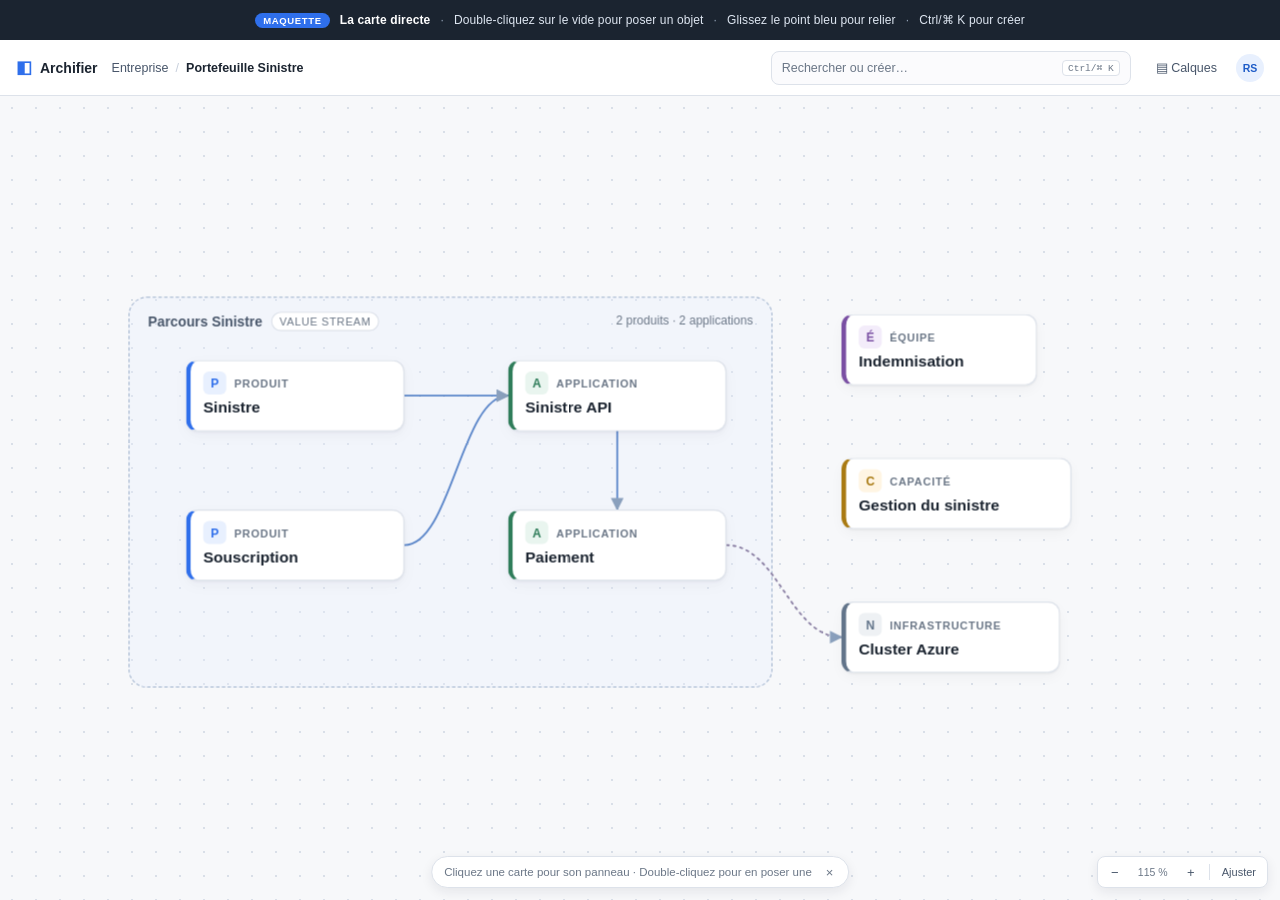
<file: docs/proposition-maquette.html>
<!doctype html>
<html lang="fr">
<head>
<meta charset="utf-8">
<meta name="viewport" content="width=device-width, initial-scale=1">
<title>Archifier — proposition : la carte directe</title>
<style>
  :root {
    --bg: #f5f6f8;
    --surface: #ffffff;
    --surface-2: #fbfbfd;
    --ink: #1b2430;
    --ink-soft: #48566a;
    --muted: #6b7787;
    --line: #dde2ea;
    --line-strong: #c6cedb;
    --accent: #2f6feb;
    --accent-soft: #e8f0fe;
    --ok: #17724b;
    --warn: #9a5b00;
    --warn-soft: #fdf1dc;
    --radius: 10px;
    --font: -apple-system, BlinkMacSystemFont, "Segoe UI", Roboto, "Helvetica Neue", Arial, sans-serif;
    --mono: "SF Mono", "Cascadia Mono", Consolas, "Liberation Mono", monospace;
  }

  * { box-sizing: border-box; }
  html, body { height: 100%; }
  body {
    margin: 0;
    font-family: var(--font);
    color: var(--ink);
    background: var(--bg);
    overflow: hidden;
    -webkit-font-smoothing: antialiased;
  }

  /* Bandeau hors produit : il explique la maquette, il ne fait pas partie de l'écran. */
  .demo-bar {
    height: 40px;
    display: flex;
    align-items: center;
    justify-content: center;
    gap: 10px;
    padding: 0 14px;
    background: var(--ink);
    color: #dfe7f2;
    font-size: 12px;
    letter-spacing: 0.01em;
    white-space: nowrap;
    overflow: hidden;
  }
  .demo-bar .badge {
    padding: 2px 8px;
    border-radius: 999px;
    background: var(--accent);
    color: #fff;
    font-size: 9.5px;
    font-weight: 700;
    letter-spacing: 0.07em;
    text-transform: uppercase;
  }
  .demo-bar b { color: #fff; font-weight: 600; }
  .demo-bar .dim { color: #93a2b6; }

  .app {
    height: calc(100vh - 40px);
    display: flex;
    flex-direction: column;
  }

  /* ------------------------------------------------------------ barre unique */
  .topbar {
    position: relative;
    z-index: 20;
    flex: 0 0 56px;
    height: 56px;
    display: flex;
    align-items: center;
    gap: 14px;
    padding: 0 16px;
    background: var(--surface);
    border-bottom: 1px solid var(--line);
  }
  .brand {
    display: flex;
    align-items: center;
    gap: 8px;
    color: var(--ink);
    text-decoration: none;
    font-size: 14px;
    font-weight: 600;
    white-space: nowrap;
  }
  .brand-mark { color: var(--accent); font-size: 17px; }
  .crumbs {
    display: flex;
    align-items: center;
    gap: 7px;
    min-width: 0;
    font-size: 12.5px;
    color: var(--muted);
  }
  .crumbs a { color: var(--ink-soft); text-decoration: none; }
  .crumbs a:hover { color: var(--accent); }
  .crumbs .sep { color: var(--line-strong); }
  .crumbs .current {
    color: var(--ink);
    font-weight: 600;
    max-width: 280px;
    overflow: hidden;
    text-overflow: ellipsis;
    white-space: nowrap;
  }
  .search {
    margin-left: auto;
    width: min(360px, 34vw);
    height: 34px;
    display: flex;
    align-items: center;
    gap: 10px;
    padding: 0 10px;
    border: 1px solid var(--line);
    border-radius: 8px;
    background: var(--surface-2);
    color: var(--muted);
    font: inherit;
    font-size: 12.5px;
    cursor: text;
  }
  .search:hover { border-color: var(--line-strong); background: var(--surface); }
  .search span { flex: 1; text-align: left; }
  .search kbd {
    padding: 1px 5px;
    border: 1px solid var(--line);
    border-radius: 4px;
    background: var(--surface);
    color: var(--muted);
    font-family: var(--mono);
    font-size: 9.5px;
  }
  .top-actions { display: flex; align-items: center; gap: 8px; }
  .ghost-btn {
    height: 32px;
    padding: 0 10px;
    display: inline-flex;
    align-items: center;
    gap: 6px;
    border: 1px solid transparent;
    border-radius: 7px;
    background: transparent;
    color: var(--ink-soft);
    font: inherit;
    font-size: 12.5px;
    cursor: pointer;
  }
  .ghost-btn:hover { background: var(--surface-2); border-color: var(--line); }
  .ghost-btn[aria-expanded="true"] { background: var(--accent-soft); color: #1d5bc7; }
  .avatar {
    width: 28px;
    height: 28px;
    display: grid;
    place-items: center;
    border-radius: 50%;
    background: var(--accent-soft);
    color: #1d5bc7;
    font-size: 10.5px;
    font-weight: 700;
  }

  /* --------------------------------------------------------------- le canevas */
  .stage {
    position: relative;
    flex: 1;
    overflow: hidden;
    background-color: #f7f8fa;
    background-image: radial-gradient(circle, #d9dfe8 1px, transparent 1px);
    background-size: 24px 24px;
    touch-action: none;
  }
  .world {
    position: absolute;
    left: 0;
    top: 0;
    width: 1200px;
    height: 800px;
    transform-origin: 0 0;
    will-change: transform;
  }

  .district {
    position: absolute;
    z-index: 0;
    border: 1.5px dashed #9fb2cc;
    border-radius: 16px;
    background: rgba(232, 240, 254, 0.32);
    pointer-events: none;
  }
  .district-label {
    position: absolute;
    left: 16px;
    top: 12px;
    display: flex;
    align-items: center;
    gap: 8px;
    font-size: 12px;
    font-weight: 600;
    color: var(--ink-soft);
  }
  .district-label span {
    padding: 2px 6px;
    border: 1px solid var(--line);
    border-radius: 999px;
    background: var(--surface);
    color: var(--muted);
    font-size: 9.5px;
    font-weight: 500;
    letter-spacing: 0.06em;
    text-transform: uppercase;
  }
  .district-count {
    position: absolute;
    right: 16px;
    top: 13px;
    font-size: 10.5px;
    color: var(--muted);
  }

  .edges {
    position: absolute;
    inset: 0;
    width: 1200px;
    height: 800px;
    overflow: visible;
    z-index: 1;
    pointer-events: none;
  }
  .edge-line {
    fill: none;
    stroke: #8aa0bd;
    stroke-width: 1.6;
    stroke-linecap: round;
  }
  .edge.interface .edge-line { stroke: #5b86c9; }
  .edge.ownership .edge-line { stroke: #a98a3d; stroke-dasharray: 5 4; }
  .edge.deployment .edge-line { stroke: #8a7fa3; stroke-dasharray: 2 4; }
  .edge.draft .edge-line { stroke: var(--accent); stroke-dasharray: 6 4; }
  .edge-hit {
    fill: none;
    stroke: transparent;
    stroke-width: 16;
    pointer-events: stroke;
    cursor: pointer;
  }
  .edge-label {
    font-family: var(--font);
    font-size: 10.5px;
    fill: var(--ink-soft);
    text-anchor: middle;
    paint-order: stroke;
    stroke: #f7f8fa;
    stroke-width: 4;
    stroke-linejoin: round;
    opacity: 0;
    transition: opacity 120ms;
    pointer-events: none;
  }
  .edge:hover .edge-label,
  .edge.selected .edge-label,
  .edge.draft .edge-label,
  .show-interfaces .edge-label { opacity: 1; }
  .edge.selected .edge-line { stroke-width: 2.4; }
  .show-interfaces .edge.interface .edge-line { stroke-width: 2.1; }
  .temp-edge {
    fill: none;
    stroke: var(--accent);
    stroke-width: 2;
    stroke-dasharray: 5 5;
    pointer-events: none;
  }

  /* ------------------------------------------------------------------ cartes */
  .card {
    position: absolute;
    z-index: 2;
    width: 190px;
    min-height: 62px;
    padding: 9px 11px 8px;
    border: 1px solid var(--line);
    border-left: 4px solid var(--type, var(--muted));
    border-radius: 10px;
    background: var(--surface);
    box-shadow: 0 1px 2px rgba(20, 30, 45, 0.06), 0 4px 12px rgba(20, 30, 45, 0.04);
    cursor: grab;
    user-select: none;
    transition: box-shadow 120ms, border-color 120ms;
  }
  .card:hover {
    box-shadow: 0 2px 4px rgba(20, 30, 45, 0.08), 0 8px 20px rgba(20, 30, 45, 0.08);
  }
  .card.dragging {
    cursor: grabbing;
    box-shadow: 0 12px 28px rgba(20, 30, 45, 0.16);
    z-index: 6;
  }
  .card.selected {
    box-shadow: 0 0 0 2px var(--accent), 0 8px 22px rgba(20, 30, 45, 0.12);
  }
  .card.link-target {
    box-shadow: 0 0 0 3px #b9d2ff, 0 8px 22px rgba(20, 30, 45, 0.12);
  }
  .card.link-source {
    border-style: dashed;
    box-shadow: 0 0 0 2px var(--accent);
  }
  .card[data-type="Produit"] { --type: #2f6feb; --type-bg: #e8f0fe; }
  .card[data-type="Équipe"] { --type: #7a4fa3; --type-bg: #f3ecfa; }
  .card[data-type="Application"] { --type: #2f7d5a; --type-bg: #e9f5ef; }
  .card[data-type="Capacité"] { --type: #a97a12; --type-bg: #fff5e3; }
  .card[data-type="Infrastructure"] { --type: #62748a; --type-bg: #eef1f4; }
  .card[data-type="Objet"] { --type: #6b7787; --type-bg: #eceff3; }

  .card-head { display: flex; align-items: center; gap: 7px; margin-bottom: 4px; }
  .card-icon {
    width: 20px;
    height: 20px;
    display: grid;
    place-items: center;
    border-radius: 5px;
    background: var(--type-bg, #eceff3);
    color: var(--type, var(--muted));
    font-size: 10.5px;
    font-weight: 700;
  }
  .card-type {
    color: var(--muted);
    font-size: 9.5px;
    font-weight: 600;
    letter-spacing: 0.07em;
    text-transform: uppercase;
  }
  .signal-dot {
    display: none;
    width: 7px;
    height: 7px;
    margin-left: auto;
    border-radius: 50%;
    background: #c98a1a;
  }
  .card-title {
    font-size: 13.5px;
    font-weight: 600;
    line-height: 1.25;
    white-space: nowrap;
    overflow: hidden;
    text-overflow: ellipsis;
    outline: none;
  }
  .card-title.editing {
    white-space: normal;
    border-radius: 3px;
    background: #eef4ff;
    box-shadow: 0 0 0 3px #eef4ff;
  }
  .card-owner,
  .card-status {
    display: none;
    margin-top: 3px;
    overflow: hidden;
    color: var(--muted);
    font-size: 10.5px;
    white-space: nowrap;
    text-overflow: ellipsis;
  }
  .card-status { color: var(--ok); }
  .show-org .card-owner { display: block; }
  .show-time .card-status { display: block; }
  .show-signals .signal-dot { display: block; }
  .show-signals .card.has-signal { box-shadow: 0 0 0 2px rgba(201, 138, 26, 0.3), 0 4px 12px rgba(20, 30, 45, 0.04); }
  .show-signals .card.has-signal.selected { box-shadow: 0 0 0 2px var(--accent), 0 0 0 5px rgba(201, 138, 26, 0.18), 0 8px 22px rgba(20, 30, 45, 0.12); }

  .handle {
    position: absolute;
    right: -7px;
    top: 50%;
    width: 13px;
    height: 13px;
    padding: 0;
    border: 2px solid var(--accent);
    border-radius: 50%;
    background: #fff;
    cursor: crosshair;
    opacity: 0;
    transform: translateY(-50%);
    transition: opacity 120ms;
  }
  .card:hover .handle,
  .card.selected .handle { opacity: 1; }

  /* --------------------------------------------------------------- inspecteur */
  .inspector {
    position: absolute;
    top: 12px;
    right: 12px;
    z-index: 15;
    display: none;
    width: 320px;
    overflow: hidden;
    border: 1px solid var(--line);
    border-radius: 12px;
    background: var(--surface);
    box-shadow: 0 12px 32px rgba(20, 30, 45, 0.14);
  }
  .inspector.open { display: block; }
  .insp-head {
    display: flex;
    align-items: center;
    gap: 8px;
    padding: 11px 13px;
    border-bottom: 1px solid #eef0f4;
  }
  .type-chip {
    padding: 2px 7px;
    border-radius: 999px;
    background: #eceff3;
    color: var(--muted);
    font-size: 9.5px;
    font-weight: 700;
    letter-spacing: 0.06em;
    text-transform: uppercase;
  }
  .insp-kicker { color: var(--muted); font-size: 10.5px; }
  .close {
    width: 26px;
    height: 26px;
    margin-left: auto;
    border: 1px solid transparent;
    border-radius: 6px;
    background: transparent;
    color: var(--muted);
    font-size: 17px;
    line-height: 1;
    cursor: pointer;
  }
  .close:hover { border-color: var(--line); background: var(--surface-2); color: var(--ink); }
  .insp-body {
    display: flex;
    flex-direction: column;
    gap: 11px;
    padding: 13px;
  }
  .insp-title {
    width: 100%;
    padding: 2px 0;
    border: 0;
    background: transparent;
    color: var(--ink);
    font: inherit;
    font-size: 17px;
    font-weight: 600;
    outline: none;
  }
  .insp-title:focus { border-radius: 4px; box-shadow: 0 0 0 3px #eef4ff; }
  .insp-fields { display: grid; grid-template-columns: 1fr 1fr; gap: 8px; }
  .field {
    display: flex;
    flex-direction: column;
    gap: 3px;
    color: var(--muted);
    font-size: 9.5px;
    font-weight: 600;
    letter-spacing: 0.05em;
    text-transform: uppercase;
  }
  .field input,
  .field select {
    height: 30px;
    padding: 0 7px;
    border: 1px solid var(--line);
    border-radius: 6px;
    background: var(--surface);
    color: var(--ink);
    font: inherit;
    font-size: 12px;
    font-weight: 400;
    letter-spacing: 0;
    text-transform: none;
  }
  .field input:focus,
  .field select:focus { border-color: var(--accent); outline: none; box-shadow: 0 0 0 3px #eef4ff; }
  .insp-summary { margin: 0; color: var(--muted); font-size: 11.5px; line-height: 1.45; }
  .insp-actions { display: flex; flex-wrap: wrap; gap: 6px; }
  .btn {
    height: 30px;
    padding: 0 10px;
    display: inline-flex;
    align-items: center;
    gap: 5px;
    border: 1px solid var(--line);
    border-radius: 6px;
    background: var(--surface);
    color: var(--ink);
    font: inherit;
    font-size: 11.5px;
    cursor: pointer;
  }
  .btn:hover { border-color: var(--line-strong); background: var(--surface-2); }
  .btn.primary { border-color: var(--accent); background: var(--accent); color: #fff; }
  .btn.primary:hover { background: #1d5bc7; }
  .insp-foot {
    margin: 0;
    padding-top: 9px;
    border-top: 1px solid #eef0f4;
    color: #8a94a3;
    font-size: 10.5px;
    line-height: 1.4;
  }
  .draft-note {
    margin: 0;
    padding: 8px;
    border-radius: 6px;
    background: var(--warn-soft);
    color: #7a4600;
    font-size: 10.5px;
    line-height: 1.4;
  }

  /* ----------------------------------------------------------------- calques */
  .layers {
    position: absolute;
    top: 12px;
    right: 12px;
    z-index: 30;
    display: none;
    width: 264px;
    padding: 13px;
    border: 1px solid var(--line);
    border-radius: 12px;
    background: var(--surface);
    box-shadow: 0 12px 32px rgba(20, 30, 45, 0.18);
  }
  .layers.open { display: block; }
  .layers h3 {
    margin: 0 0 3px;
    color: var(--muted);
    font-size: 9.5px;
    letter-spacing: 0.07em;
    text-transform: uppercase;
  }
  .layers p { margin: 0 0 10px; color: var(--muted); font-size: 11px; line-height: 1.4; }
  .layer-row {
    display: flex;
    align-items: flex-start;
    gap: 9px;
    padding: 7px 0;
    border-top: 1px solid #f0f2f6;
    cursor: pointer;
  }
  .layer-row input { margin: 2px 0 0; accent-color: var(--accent); }
  .layer-row strong { display: block; color: var(--ink); font-size: 12px; font-weight: 600; }
  .layer-row span { display: block; color: var(--muted); font-size: 10.5px; }
  .layers-foot {
    margin-top: 8px;
    padding-top: 8px;
    border-top: 1px solid #f0f2f6;
    color: #8a94a3;
    font-size: 10px;
    line-height: 1.4;
  }

  /* ---------------------------------------------------------------- palette */
  .palette {
    position: absolute;
    top: 12px;
    left: 50%;
    z-index: 40;
    display: none;
    width: min(560px, calc(100% - 24px));
    overflow: hidden;
    border: 1px solid var(--line);
    border-radius: 12px;
    background: var(--surface);
    box-shadow: 0 18px 44px rgba(20, 30, 45, 0.22);
    transform: translateX(-50%);
  }
  .palette.open { display: block; }
  .palette input {
    width: 100%;
    height: 44px;
    padding: 0 15px;
    border: 0;
    border-bottom: 1px solid #eef0f4;
    background: transparent;
    color: var(--ink);
    font: inherit;
    font-size: 13px;
    outline: none;
  }
  .palette-list { max-height: 320px; padding: 6px; overflow: auto; }
  .palette-group {
    padding: 7px 9px 4px;
    color: var(--muted);
    font-size: 9px;
    font-weight: 700;
    letter-spacing: 0.08em;
    text-transform: uppercase;
  }
  .palette-item {
    display: flex;
    align-items: center;
    gap: 10px;
    padding: 8px 9px;
    border-radius: 7px;
    cursor: pointer;
  }
  .palette-item:hover,
  .palette-item.active { background: #eef4ff; }
  .pi-icon {
    width: 24px;
    height: 24px;
    flex: 0 0 24px;
    display: grid;
    place-items: center;
    border-radius: 6px;
    font-size: 11px;
    font-weight: 700;
  }
  .pi-text { flex: 1; min-width: 0; }
  .pi-text strong { display: block; color: var(--ink); font-size: 12.5px; font-weight: 600; }
  .pi-text small { display: block; color: var(--muted); font-size: 10.5px; }
  .pi-key { color: var(--muted); font-family: var(--mono); font-size: 10px; }
  .palette-empty { padding: 18px 10px; color: var(--muted); font-size: 12px; text-align: center; }
  .palette-foot {
    display: flex;
    gap: 14px;
    padding: 8px 12px;
    border-top: 1px solid #eef0f4;
    color: #8a94a3;
    font-size: 10px;
  }

  /* ------------------------------------------------------------------- chrome */
  .zoom {
    position: absolute;
    right: 12px;
    bottom: 12px;
    z-index: 12;
    height: 32px;
    display: flex;
    align-items: center;
    gap: 2px;
    padding: 0 4px;
    border: 1px solid var(--line);
    border-radius: 8px;
    background: var(--surface);
    box-shadow: var(--shadow, 0 4px 12px rgba(20, 30, 45, 0.08));
  }
  .zoom button {
    width: 26px;
    height: 26px;
    border: 0;
    border-radius: 5px;
    background: transparent;
    color: var(--ink-soft);
    font: inherit;
    font-size: 13px;
    cursor: pointer;
  }
  .zoom button:hover { background: var(--surface-2); }
  .zoom .label { width: 46px; color: var(--muted); font-size: 10.5px; text-align: center; }
  .zoom .sep { width: 1px; height: 16px; margin: 0 3px; background: var(--line); }
  .zoom .fit { width: auto; padding: 0 7px; font-size: 11px; }

  .hint {
    position: absolute;
    left: 50%;
    bottom: 12px;
    z-index: 10;
    display: flex;
    align-items: center;
    gap: 8px;
    max-width: calc(100% - 220px);
    padding: 6px 10px 6px 12px;
    border: 1px solid var(--line);
    border-radius: 999px;
    background: var(--surface);
    box-shadow: 0 4px 12px rgba(20, 30, 45, 0.08);
    color: var(--muted);
    font-size: 11.5px;
    white-space: nowrap;
    overflow: hidden;
    text-overflow: ellipsis;
    transform: translateX(-50%);
  }
  .hint.hidden { display: none; }
  .hint button {
    width: 18px;
    height: 18px;
    border: 0;
    border-radius: 50%;
    background: transparent;
    color: var(--muted);
    font-size: 13px;
    line-height: 1;
    cursor: pointer;
  }
  .hint button:hover { background: var(--surface-2); color: var(--ink); }

  .toast {
    position: absolute;
    left: 50%;
    bottom: 56px;
    z-index: 50;
    max-width: min(520px, calc(100% - 24px));
    padding: 8px 13px;
    border-radius: 8px;
    background: var(--ink);
    color: #fff;
    font-size: 11.5px;
    opacity: 0;
    pointer-events: none;
    transform: translate(-50%, 8px);
    transition: opacity 160ms, transform 160ms;
  }
  .toast.show { opacity: 1; transform: translate(-50%, 0); }

  @media (max-width: 860px) {
    .demo-bar { justify-content: flex-start; overflow-x: auto; }
    .crumbs { display: none; }
    .search { margin-left: auto; width: min(260px, 40vw); }
    .inspector { left: 12px; right: 12px; width: auto; }
    .layers { left: 12px; right: 12px; width: auto; }
    .hint { display: none; }
  }
</style>
</head>
<body>

<div class="demo-bar">
  <span class="badge">Maquette</span>
  <b>La carte directe</b>
  <span class="dim">·</span>
  <span>Double-cliquez sur le vide pour poser un objet</span>
  <span class="dim">·</span>
  <span>Glissez le point bleu pour relier</span>
  <span class="dim">·</span>
  <span>Ctrl/⌘ K pour créer</span>
</div>

<div class="app">
  <header class="topbar">
    <a class="brand" href="#" id="brand" title="Revenir à la vue d'ensemble">
      <span class="brand-mark">◧</span>
      <span>Archifier</span>
    </a>
    <nav class="crumbs" aria-label="Fil d'Ariane">
      <a href="#" id="crumb-root">Entreprise</a>
      <span class="sep">/</span>
      <span class="current" id="crumb-current">Portefeuille Sinistre</span>
    </nav>
    <button class="search" id="search-btn" type="button" aria-label="Rechercher ou créer">
      <span>Rechercher ou créer…</span>
      <kbd>Ctrl/⌘ K</kbd>
    </button>
    <div class="top-actions">
      <button class="ghost-btn" id="layers-btn" type="button" aria-expanded="false">▤ Calques</button>
      <span class="avatar" title="Utilisateur courant">RS</span>
    </div>
  </header>

  <main class="stage" id="stage" aria-label="Carte de l'entreprise">
    <div class="world" id="world">
      <div class="district" style="left:60px;top:95px;width:560px;height:340px;">
        <div class="district-label">Parcours Sinistre <span>value stream</span></div>
        <div class="district-count">2 produits · 2 applications</div>
      </div>

      <svg class="edges" id="edges" width="1200" height="800" viewBox="0 0 1200 800" aria-hidden="true">
        <defs>
          <marker id="arrow" viewBox="0 0 10 10" refX="9" refY="5" markerWidth="7" markerHeight="7" orient="auto-start-reverse">
            <path d="M 0 0 L 10 5 L 0 10 z" fill="#8aa0bd"></path>
          </marker>
        </defs>
        <g id="edge-group"></g>
      </svg>
    </div>

    <aside class="inspector" id="inspector-card" aria-label="Sélection">
      <div class="insp-head">
        <span class="type-chip" id="insp-chip">Produit</span>
        <span class="insp-kicker">Sélection</span>
        <button class="close" id="insp-close" type="button" aria-label="Fermer">×</button>
      </div>
      <div class="insp-body">
        <input class="insp-title" id="insp-title" aria-label="Nom de l'objet">
        <div class="insp-fields">
          <label class="field">Propriétaire<input id="insp-owner" placeholder="Équipe"></label>
          <label class="field">État<input id="insp-status" placeholder="En run"></label>
        </div>
        <label class="field">Type
          <select id="insp-type">
            <option>Produit</option>
            <option>Équipe</option>
            <option>Application</option>
            <option>Capacité</option>
            <option>Infrastructure</option>
            <option>Objet</option>
          </select>
        </label>
        <p class="insp-summary" id="insp-summary"></p>
        <div class="insp-actions">
          <button class="btn" id="insp-link" type="button">Relier</button>
          <button class="btn" id="insp-enter" type="button">Entrer</button>
          <button class="btn primary" id="insp-open" type="button">Ouvrir la fiche</button>
        </div>
        <p class="insp-foot">Le détail (versions, contrats, historique) reste dans la fiche. La carte ne l'affiche que sur demande.</p>
      </div>
    </aside>

    <aside class="inspector" id="inspector-edge" aria-label="Route sélectionnée">
      <div class="insp-head">
        <span class="type-chip" style="background:#e8f0fe;color:#2f6feb">Interface</span>
        <span class="insp-kicker">Route</span>
        <button class="close" id="edge-close" type="button" aria-label="Fermer">×</button>
      </div>
      <div class="insp-body">
        <input class="insp-title" id="edge-title" aria-label="Nom de l'interface">
        <p class="insp-summary" id="edge-route"></p>
        <div class="insp-fields">
          <label class="field">Version<input id="edge-version"></label>
          <label class="field">État<input id="edge-status"></label>
        </div>
        <p class="draft-note" id="edge-draft">Créée par un geste. À qualifier : exposition, contrat, consommateurs.</p>
        <div class="insp-actions">
          <button class="btn" id="edge-qualify" type="button">Qualifier</button>
          <button class="btn" id="edge-consumers" type="button">Consommateurs</button>
          <button class="btn primary" id="edge-open" type="button">Ouvrir l'interface</button>
        </div>
        <p class="insp-foot">Une route n'est pas une flèche : c'est une interface avec un fournisseur, des consommateurs et des versions.</p>
      </div>
    </aside>

    <div class="layers" id="layers" aria-label="Calques de lecture">
      <h3>Calques</h3>
      <p>Aucun n'est obligatoire. Ils ajoutent une lecture, ils ne changent pas la carte.</p>
      <label class="layer-row"><input type="checkbox" data-layer="org"><span><strong>Organisation</strong><span>Qui possède quoi</span></span></label>
      <label class="layer-row"><input type="checkbox" data-layer="interfaces"><span><strong>Interfaces</strong><span>Routes, versions, noms</span></span></label>
      <label class="layer-row"><input type="checkbox" data-layer="time"><span><strong>Temps</strong><span>Cycle de vie, échéances</span></span></label>
      <label class="layer-row"><input type="checkbox" data-layer="signals"><span><strong>Signaux</strong><span>Couplages, complétude</span></span></label>
      <div class="layers-foot">La géographie ne bouge pas quand un calque s'active.</div>
    </div>

    <div class="palette" id="palette" role="dialog" aria-label="Créer ou rechercher">
      <input id="palette-input" placeholder="Créer un objet ou aller à…" aria-label="Créer un objet ou aller à" autocomplete="off" spellcheck="false">
      <div class="palette-list" id="palette-list"></div>
      <div class="palette-foot"><span>↵ créer / ouvrir</span><span>↑↓ naviguer</span><span>esc fermer</span></div>
    </div>

    <div class="hint" id="hint">
      <span>Cliquez une carte pour son panneau · Double-cliquez pour en poser une</span>
      <button id="hint-close" type="button" aria-label="Masquer l'aide">×</button>
    </div>

    <div class="zoom" aria-label="Zoom">
      <button id="zoom-out" type="button" aria-label="Dézoomer">−</button>
      <span class="label" id="zoom-label">100 %</span>
      <button id="zoom-in" type="button" aria-label="Zoomer">+</button>
      <span class="sep"></span>
      <button class="fit" id="zoom-fit" type="button">Ajuster</button>
    </div>

    <div class="toast" id="toast" role="status"></div>
  </main>
</div>

<script>
(() => {
  "use strict";

  const NS = "http://www.w3.org/2000/svg";

  const TYPES = {
    "Produit": { icon: "P", color: "#2f6feb", bg: "#e8f0fe" },
    "Équipe": { icon: "É", color: "#7a4fa3", bg: "#f3ecfa" },
    "Application": { icon: "A", color: "#2f7d5a", bg: "#e9f5ef" },
    "Capacité": { icon: "C", color: "#a97a12", bg: "#fff5e3" },
    "Infrastructure": { icon: "N", color: "#62748a", bg: "#eef1f4" },
    "Objet": { icon: "•", color: "#6b7787", bg: "#eceff3" }
  };

  const DEFAULT_TITLE = {
    "Produit": "Nouveau produit",
    "Équipe": "Nouvelle équipe",
    "Application": "Nouvelle application",
    "Capacité": "Nouvelle capacité",
    "Infrastructure": "Nouveau nœud",
    "Objet": "Nouvel objet"
  };

  const CREATE_ITEMS = [
    { type: "Produit", label: "Produit", desc: "Une unité de valeur offerte" },
    { type: "Équipe", label: "Équipe", desc: "Qui possède et opère" },
    { type: "Application", label: "Application", desc: "Un système utilisé par des produits" },
    { type: "Capacité", label: "Capacité", desc: "Ce que l'entreprise sait faire" },
    { type: "Infrastructure", label: "Nœud", desc: "Où cela tourne" }
  ];

  const stage = document.getElementById("stage");
  const world = document.getElementById("world");
  const edgeGroup = document.getElementById("edge-group");

  const brand = document.getElementById("brand");
  const crumbRoot = document.getElementById("crumb-root");
  const crumbCurrent = document.getElementById("crumb-current");
  const searchBtn = document.getElementById("search-btn");
  const layersBtn = document.getElementById("layers-btn");
  const layersPanel = document.getElementById("layers");

  const inspectorCard = document.getElementById("inspector-card");
  const inspectorEdge = document.getElementById("inspector-edge");
  const inspChip = document.getElementById("insp-chip");
  const inspTitle = document.getElementById("insp-title");
  const inspOwner = document.getElementById("insp-owner");
  const inspStatus = document.getElementById("insp-status");
  const inspType = document.getElementById("insp-type");
  const inspSummary = document.getElementById("insp-summary");
  const inspLink = document.getElementById("insp-link");
  const inspEnter = document.getElementById("insp-enter");
  const inspOpen = document.getElementById("insp-open");
  const inspClose = document.getElementById("insp-close");

  const edgeTitle = document.getElementById("edge-title");
  const edgeRoute = document.getElementById("edge-route");
  const edgeVersion = document.getElementById("edge-version");
  const edgeStatus = document.getElementById("edge-status");
  const edgeDraft = document.getElementById("edge-draft");
  const edgeQualify = document.getElementById("edge-qualify");
  const edgeConsumers = document.getElementById("edge-consumers");
  const edgeOpen = document.getElementById("edge-open");
  const edgeClose = document.getElementById("edge-close");

  const palette = document.getElementById("palette");
  const paletteInput = document.getElementById("palette-input");
  const paletteList = document.getElementById("palette-list");

  const hint = document.getElementById("hint");
  const hintClose = document.getElementById("hint-close");
  const toastEl = document.getElementById("toast");
  const zoomLabel = document.getElementById("zoom-label");

  let cards = [];
  let edges = [];
  let seq = 0;
  let selected = null;
  let linkFrom = null;
  let scale = 1;
  let panX = 40;
  let panY = 30;
  let paletteItems = [];
  let paletteIndex = 0;
  let toastTimer = 0;

  // ------------------------------------------------------------------ helpers

  function esc(value) {
    return String(value == null ? "" : value)
      .replace(/&/g, "&amp;")
      .replace(/</g, "&lt;")
      .replace(/>/g, "&gt;")
      .replace(/"/g, "&quot;");
  }

  function clamp(value, min, max) {
    return Math.min(max, Math.max(min, value));
  }

  function getCard(id) {
    return cards.find((card) => card.id === id) || null;
  }

  function getEdge(id) {
    return edges.find((edge) => edge.id === id) || null;
  }

  function cardEl(id) {
    return document.querySelector('.card[data-id="' + id + '"]');
  }

  function toast(message) {
    toastEl.textContent = message;
    toastEl.classList.add("show");
    window.clearTimeout(toastTimer);
    toastTimer = window.setTimeout(() => toastEl.classList.remove("show"), 2800);
  }

  function dismissHint() {
    hint.classList.add("hidden");
  }

  function cancelLink() {
    if (!linkFrom) return;
    const el = cardEl(linkFrom);
    if (el) el.classList.remove("link-source");
    linkFrom = null;
  }

  // --------------------------------------------------------------- rendu cartes

  function applyType(el, type) {
    const config = TYPES[type] || TYPES["Objet"];
    el.dataset.type = type;
    const icon = el.querySelector(".card-icon");
    const label = el.querySelector(".card-type");
    if (icon) icon.textContent = config.icon;
    if (label) label.textContent = type;
  }

  function updateCardAria(card, el) {
    if (!el) return;
    el.setAttribute("aria-label", card.title + " — " + card.type);
  }

  function renderCard(card) {
    const el = document.createElement("div");
    el.className = "card";
    el.dataset.id = card.id;
    el.setAttribute("role", "button");
    el.setAttribute("tabindex", "0");
    el.style.left = card.x + "px";
    el.style.top = card.y + "px";
    el.style.width = (card.w || 190) + "px";
    if (card.signal) el.classList.add("has-signal");

    el.innerHTML =
      '<div class="card-head">' +
        '<span class="card-icon"></span>' +
        '<span class="card-type"></span>' +
        '<span class="signal-dot" title="Signal"></span>' +
      '</div>' +
      '<div class="card-title"></div>' +
      '<div class="card-owner"></div>' +
      '<div class="card-status"></div>' +
      '<button class="handle" type="button" tabindex="-1" aria-hidden="true"></button>';

    el.querySelector(".card-title").textContent = card.title;
    el.querySelector(".card-owner").textContent = card.owner || "Sans propriétaire";
    el.querySelector(".card-status").textContent = card.status || "";
    applyType(el, card.type);
    updateCardAria(card, el);

    el.addEventListener("pointerdown", (event) => onCardPointerDown(event, card, el));
    el.addEventListener("dblclick", (event) => {
      if (event.target.closest(".handle")) return;
      if (event.target.isContentEditable) return;
      event.stopPropagation();
      focusCard(card.id);
    });
    el.addEventListener("keydown", (event) => {
      if (event.key === "Enter") {
        event.preventDefault();
        if (selected && selected.kind === "card" && selected.id === card.id) {
          focusCard(card.id);
        } else {
          selectCard(card.id);
        }
      }
      if (event.key === " ") {
        event.preventDefault();
        selectCard(card.id);
      }
    });

    const handle = el.querySelector(".handle");
    handle.addEventListener("pointerdown", (event) => {
      event.stopPropagation();
      event.preventDefault();
      beginLink(card, event);
    });

    world.appendChild(el);
    return el;
  }

  function syncCardSizes() {
    cards.forEach((card) => {
      const el = cardEl(card.id);
      if (!el) return;
      card.w = el.offsetWidth;
      card.h = el.offsetHeight;
    });
    renderEdges();
  }

  // ---------------------------------------------------------------- rendu edges

  function edgePath(from, to) {
    const fcx = from.x + from.w / 2;
    const fcy = from.y + from.h / 2;
    const tcx = to.x + to.w / 2;
    const tcy = to.y + to.h / 2;
    const dx = tcx - fcx;
    const dy = tcy - fcy;
    const horizontal = Math.abs(dx) >= Math.abs(dy);

    if (horizontal) {
      const s = { x: dx >= 0 ? from.x + from.w : from.x, y: fcy };
      const t = { x: dx >= 0 ? to.x : to.x + to.w, y: tcy };
      const c = Math.max(40, Math.abs(t.x - s.x) * 0.45);
      const c1 = { x: s.x + (dx >= 0 ? c : -c), y: s.y };
      const c2 = { x: t.x + (dx >= 0 ? -c : c), y: t.y };
      return {
        d: "M " + s.x + " " + s.y + " C " + c1.x + " " + c1.y + ", " + c2.x + " " + c2.y + ", " + t.x + " " + t.y,
        mid: { x: (s.x + t.x) / 2, y: (s.y + t.y) / 2 }
      };
    }

    const s = { x: fcx, y: dy >= 0 ? from.y + from.h : from.y };
    const t = { x: tcx, y: dy >= 0 ? to.y : to.y + to.h };
    const c = Math.max(34, Math.abs(t.y - s.y) * 0.45);
    const c1 = { x: s.x, y: s.y + (dy >= 0 ? c : -c) };
    const c2 = { x: t.x, y: t.y + (dy >= 0 ? -c : c) };
    return {
      d: "M " + s.x + " " + s.y + " C " + c1.x + " " + c1.y + ", " + c2.x + " " + c2.y + ", " + t.x + " " + t.y,
      mid: { x: (s.x + t.x) / 2, y: (s.y + t.y) / 2 }
    };
  }

  function renderEdges() {
    while (edgeGroup.firstChild) edgeGroup.removeChild(edgeGroup.firstChild);

    edges.forEach((edge) => {
      const from = getCard(edge.from);
      const to = getCard(edge.to);
      if (!from || !to) return;

      const path = edgePath(from, to);
      const g = document.createElementNS(NS, "g");
      const classes = ["edge", edge.kind || "interface"];
      if (edge.draft) classes.push("draft");
      if (selected && selected.kind === "edge" && selected.id === edge.id) classes.push("selected");
      g.setAttribute("class", classes.join(" "));
      g.dataset.id = edge.id;

      const hit = document.createElementNS(NS, "path");
      hit.setAttribute("d", path.d);
      hit.setAttribute("class", "edge-hit");

      const line = document.createElementNS(NS, "path");
      line.setAttribute("d", path.d);
      line.setAttribute("class", "edge-line");
      line.setAttribute("marker-end", "url(#arrow)");

      const label = document.createElementNS(NS, "text");
      label.setAttribute("x", String(path.mid.x));
      label.setAttribute("y", String(path.mid.y - 6));
      label.setAttribute("class", "edge-label");
      label.textContent = edge.label || "Interface";

      g.appendChild(hit);
      g.appendChild(line);
      g.appendChild(label);
      g.addEventListener("click", (event) => {
        event.stopPropagation();
        selectEdge(edge.id);
      });

      edgeGroup.appendChild(g);
    });
  }

  // --------------------------------------------------------------- sélection

  function showCardInspector(id) {
    const card = getCard(id);
    if (!card) return;
    const config = TYPES[card.type] || TYPES["Objet"];

    inspectorEdge.classList.remove("open");
    inspectorCard.classList.add("open");
    inspChip.textContent = card.type;
    inspChip.style.background = config.bg;
    inspChip.style.color = config.color;
    inspTitle.value = card.title;
    inspType.value = card.type;
    inspOwner.value = card.owner || "";
    inspStatus.value = card.status || "";

    const relationCount = edges.filter((edge) => edge.from === id || edge.to === id).length;
    inspSummary.textContent = relationCount === 0
      ? "Aucune route sur la carte. Glissez le point bleu vers une autre carte."
      : relationCount + " route" + (relationCount > 1 ? "s" : "") + " sur la carte. Cliquez une route pour ouvrir son interface.";
  }

  function showEdgeInspector(id) {
    const edge = getEdge(id);
    if (!edge) return;
    const from = getCard(edge.from);
    const to = getCard(edge.to);

    inspectorCard.classList.remove("open");
    inspectorEdge.classList.add("open");
    edgeTitle.value = edge.label || "Nouvelle interface";
    edgeRoute.textContent = (from ? from.title : "?") + "  →  " + (to ? to.title : "?");
    edgeVersion.value = edge.draft ? "0.0.1-brouillon" : (edge.version || "—");
    edgeStatus.value = edge.draft ? "Brouillon" : (edge.status || "Active");
    edgeDraft.style.display = edge.draft ? "block" : "none";
    edgeQualify.style.display = edge.draft ? "inline-flex" : "none";
  }

  function selectCard(id) {
    cancelLink();
    selected = { kind: "card", id };
    document.querySelectorAll(".card.selected").forEach((el) => el.classList.remove("selected"));
    const el = cardEl(id);
    if (el) el.classList.add("selected");
    showCardInspector(id);
    renderEdges();
    closeLayers();
  }

  function selectEdge(id) {
    selected = { kind: "edge", id };
    document.querySelectorAll(".card.selected").forEach((el) => el.classList.remove("selected"));
    showEdgeInspector(id);
    renderEdges();
    closeLayers();
  }

  function clearSelection() {
    cancelLink();
    selected = null;
    document.querySelectorAll(".card.selected").forEach((el) => el.classList.remove("selected"));
    inspectorCard.classList.remove("open");
    inspectorEdge.classList.remove("open");
    renderEdges();
  }

  // ---------------------------------------------------------------- mutations

  function addCard(data, editTitle) {
    const card = {
      id: "c" + (++seq),
      type: data.type || "Produit",
      title: data.title || DEFAULT_TITLE[data.type] || "Nouvel objet",
      x: data.x,
      y: data.y,
      w: 190,
      h: 0,
      owner: data.owner || "",
      status: data.status || "En run",
      signal: Boolean(data.signal)
    };
    cards.push(card);
    const el = renderCard(card);
    syncCardSizes();
    renderEdges();
    selectCard(card.id);
    if (editTitle) beginTitleEdit(card, el);
    dismissHint();
    toast("Objet posé — à qualifier");
    return card;
  }

  function addEdge(fromId, toId) {
    if (fromId === toId) return;
    const exists = edges.some((edge) =>
      (edge.from === fromId && edge.to === toId) ||
      (edge.from === toId && edge.to === fromId)
    );
    if (exists) {
      toast("Cette relation existe déjà sur la carte.");
      return;
    }
    const edge = {
      id: "e" + (++seq),
      from: fromId,
      to: toId,
      kind: "interface",
      label: "Nouvelle interface",
      draft: true
    };
    edges.push(edge);
    renderEdges();
    selectEdge(edge.id);
    dismissHint();
    toast("Interface créée — à qualifier dans le panneau.");
  }

  function beginTitleEdit(card, el) {
    const titleEl = el.querySelector(".card-title");
    titleEl.contentEditable = "true";
    titleEl.classList.add("editing");
    titleEl.focus();

    const range = document.createRange();
    range.selectNodeContents(titleEl);
    const selection = window.getSelection();
    selection.removeAllRanges();
    selection.addRange(range);

    const finish = () => {
      titleEl.contentEditable = "false";
      titleEl.classList.remove("editing");
      const text = (titleEl.textContent || "").trim() || "Sans nom";
      card.title = text;
      titleEl.textContent = text;
      updateCardAria(card, el);
      if (selected && selected.kind === "card" && selected.id === card.id) {
        inspTitle.value = text;
      }
      syncCardSizes();
    };

    titleEl.addEventListener("blur", finish, { once: true });
    titleEl.addEventListener("keydown", (event) => {
      if (event.key === "Enter") {
        event.preventDefault();
        event.stopPropagation();
        titleEl.blur();
      }
      if (event.key === "Escape") {
        event.preventDefault();
        event.stopPropagation();
        titleEl.textContent = card.title;
        titleEl.blur();
      }
    });
  }

  // -------------------------------------------------------------- interactions

  function onCardPointerDown(event, card, el) {
    if (event.target.closest(".handle")) return;
    if (event.target.isContentEditable) return;
    if (event.button !== 0) return;

    if (linkFrom && linkFrom !== card.id) {
      const from = linkFrom;
      linkFrom = null;
      const sourceEl = cardEl(from);
      if (sourceEl) sourceEl.classList.remove("link-source");
      event.preventDefault();
      event.stopPropagation();
      addEdge(from, card.id);
      return;
    }

    if (linkFrom === card.id) {
      linkFrom = null;
      el.classList.remove("link-source");
    }

    selectCard(card.id);

    const startX = event.clientX;
    const startY = event.clientY;
    const originX = card.x;
    const originY = card.y;
    let moved = false;

    const onMove = (moveEvent) => {
      const dx = (moveEvent.clientX - startX) / scale;
      const dy = (moveEvent.clientY - startY) / scale;
      if (Math.abs(dx) + Math.abs(dy) > 2) moved = true;
      card.x = originX + dx;
      card.y = originY + dy;
      el.style.left = card.x + "px";
      el.style.top = card.y + "px";
      renderEdges();
      moveEvent.preventDefault();
    };

    const onUp = () => {
      document.removeEventListener("pointermove", onMove);
      document.removeEventListener("pointerup", onUp);
      el.classList.remove("dragging");
      if (moved) {
        card.x = Math.round(card.x);
        card.y = Math.round(card.y);
        el.style.left = card.x + "px";
        el.style.top = card.y + "px";
        renderEdges();
      }
    };

    el.classList.add("dragging");
    document.addEventListener("pointermove", onMove);
    document.addEventListener("pointerup", onUp, { once: true });
  }

  function beginLink(from, event) {
    const temp = document.createElementNS(NS, "path");
    temp.setAttribute("class", "temp-edge");
    edgeGroup.appendChild(temp);

    let targetEl = null;

    const onMove = (moveEvent) => {
      const point = toWorld(moveEvent);
      const start = borderPoint(from, point);
      temp.setAttribute("d", "M " + start.x + " " + start.y + " L " + point.x + " " + point.y);

      const under = document.elementFromPoint(moveEvent.clientX, moveEvent.clientY);
      const cardUnder = under && under.closest ? under.closest(".card") : null;
      const nextTarget = cardUnder && cardUnder.dataset.id !== from.id ? cardUnder : null;

      if (targetEl && targetEl !== nextTarget) targetEl.classList.remove("link-target");
      targetEl = nextTarget;
      if (targetEl) targetEl.classList.add("link-target");
    };

    const onUp = (upEvent) => {
      document.removeEventListener("pointermove", onMove);
      temp.remove();
      if (targetEl) targetEl.classList.remove("link-target");

      const under = document.elementFromPoint(upEvent.clientX, upEvent.clientY);
      const cardUnder = under && under.closest ? under.closest(".card") : null;
      if (cardUnder && cardUnder.dataset.id !== from.id) {
        addEdge(from.id, cardUnder.dataset.id);
      }
    };

    onMove(event);
    document.addEventListener("pointermove", onMove);
    document.addEventListener("pointerup", onUp, { once: true });
  }

  function borderPoint(card, point) {
    const cx = card.x + card.w / 2;
    const cy = card.y + card.h / 2;
    const dx = point.x - cx;
    const dy = point.y - cy;
    if (Math.abs(dx) >= Math.abs(dy)) {
      return { x: dx >= 0 ? card.x + card.w : card.x, y: cy };
    }
    return { x: cx, y: dy >= 0 ? card.y + card.h : card.y };
  }

  function toWorld(event) {
    const rect = stage.getBoundingClientRect();
    return {
      x: (event.clientX - rect.left - panX) / scale,
      y: (event.clientY - rect.top - panY) / scale
    };
  }

  // ------------------------------------------------------------------- zoom

  function applyTransform(animate) {
    world.style.transition = animate ? "transform 240ms cubic-bezier(.2,.6,.2,1)" : "none";
    world.style.transform = "translate(" + panX + "px, " + panY + "px) scale(" + scale + ")";
  }

  function updateZoomLabel() {
    zoomLabel.textContent = Math.round(scale * 100) + " %";
  }

  function inspectorOpen() {
    return inspectorCard.classList.contains("open") || inspectorEdge.classList.contains("open");
  }

  function fitView() {
    const rect = stage.getBoundingClientRect();
    const inset = inspectorOpen() ? 360 : 80;
    const availW = Math.max(360, rect.width - inset);
    const bounds = { x: 60, y: 95, w: 820, h: 350 };
    scale = clamp(
      Math.min(1.15, (availW - 40) / bounds.w, (rect.height - 80) / bounds.h),
      0.45,
      1.15
    );
    panX = availW / 2 - (bounds.x + bounds.w / 2) * scale;
    panY = rect.height / 2 - (bounds.y + bounds.h / 2) * scale;
    applyTransform(true);
    updateZoomLabel();
  }

  function zoomAt(clientX, clientY, factor) {
    const rect = stage.getBoundingClientRect();
    const cx = clientX - rect.left;
    const cy = clientY - rect.top;
    const worldX = (cx - panX) / scale;
    const worldY = (cy - panY) / scale;
    scale = clamp(scale * factor, 0.4, 2.4);
    panX = cx - worldX * scale;
    panY = cy - worldY * scale;
    applyTransform(false);
    updateZoomLabel();
  }

  function zoomBy(factor) {
    const rect = stage.getBoundingClientRect();
    const inset = inspectorOpen() ? 360 : 80;
    const cx = (rect.width - inset) / 2;
    const cy = rect.height / 2;
    zoomAt(rect.left + cx, rect.top + cy, factor);
  }

  function focusCard(id) {
    const card = getCard(id);
    if (!card) return;
    const rect = stage.getBoundingClientRect();
    const availW = Math.max(360, rect.width - 360);
    scale = clamp(Math.max(scale, 1.08), 0.45, 1.6);
    panX = availW / 2 - (card.x + card.w / 2) * scale;
    panY = rect.height / 2 - (card.y + card.h / 2) * scale;
    applyTransform(true);
    updateZoomLabel();
    crumbCurrent.textContent = card.title;
    toast("Entrer dans « " + card.title + " » — le niveau change, la carte reste.");
  }

  function resetView() {
    crumbCurrent.textContent = "Portefeuille Sinistre";
    fitView();
  }

  // ---------------------------------------------------------------- palette

  function createFromPalette(type) {
    const rect = stage.getBoundingClientRect();
    const availW = Math.max(360, rect.width - 360);
    const cx = availW / 2;
    const cy = rect.height / 2;
    const point = {
      x: (cx - panX) / scale - 95,
      y: (cy - panY) / scale - 44
    };
    closePalette();
    addCard({ x: point.x, y: point.y, type: type }, true);
  }

  function paletteItemCreateHtml(item) {
    const config = TYPES[item.type] || TYPES["Objet"];
    return '<div class="palette-item" data-action="create" data-type="' + esc(item.type) + '">' +
      '<span class="pi-icon" style="background:' + config.bg + ';color:' + config.color + '">' + esc(config.icon) + '</span>' +
      '<span class="pi-text"><strong>' + esc(item.label) + '</strong><small>' + esc(item.desc) + '</small></span>' +
      '<span class="pi-key">↵</span>' +
    '</div>';
  }

  function paletteItemGotoHtml(card) {
    const config = TYPES[card.type] || TYPES["Objet"];
    return '<div class="palette-item" data-action="goto" data-id="' + esc(card.id) + '">' +
      '<span class="pi-icon" style="background:' + config.bg + ';color:' + config.color + '">' + esc(config.icon) + '</span>' +
      '<span class="pi-text"><strong>' + esc(card.title) + '</strong><small>' + esc(card.type) + ' · aller à l’objet</small></span>' +
      '<span class="pi-key">→</span>' +
    '</div>';
  }

  function renderPalette(query) {
    const q = (query || "").trim().toLowerCase();
    const creates = CREATE_ITEMS.filter((item) =>
      (item.label + " " + item.desc).toLowerCase().includes(q)
    );
    const existing = cards.filter((card) =>
      (card.title + " " + card.type).toLowerCase().includes(q)
    );

    let html = "";
    if (creates.length) {
      html += '<div class="palette-group">Créer</div>';
      html += creates.map(paletteItemCreateHtml).join("");
    }
    if (existing.length) {
      html += '<div class="palette-group">Aller à</div>';
      html += existing.map(paletteItemGotoHtml).join("");
    }
    if (!html) html = '<div class="palette-empty">Aucun résultat.</div>';

    paletteList.innerHTML = html;
    paletteItems = Array.from(paletteList.querySelectorAll(".palette-item"));
    paletteIndex = 0;
    setPaletteActive(0);
  }

  function setPaletteActive(index) {
    if (!paletteItems.length) return;
    paletteItems.forEach((item) => item.classList.remove("active"));
    paletteIndex = ((index % paletteItems.length) + paletteItems.length) % paletteItems.length;
    const active = paletteItems[paletteIndex];
    active.classList.add("active");
    active.scrollIntoView({ block: "nearest" });
  }

  function openPalette() {
    cancelLink();
    closeLayers();
    palette.classList.add("open");
    paletteInput.value = "";
    renderPalette("");
    window.requestAnimationFrame(() => paletteInput.focus());
  }

  function closePalette() {
    palette.classList.remove("open");
  }

  function openLayers() {
    layersPanel.classList.add("open");
    layersBtn.setAttribute("aria-expanded", "true");
  }

  function closeLayers() {
    layersPanel.classList.remove("open");
    layersBtn.setAttribute("aria-expanded", "false");
  }

  // ------------------------------------------------------------------ initial

  const INITIAL_CARDS = [
    { id: "c1", type: "Produit", title: "Sinistre", x: 110, y: 150, w: 190, owner: "Indemnisation", status: "En run", signal: true },
    { id: "c2", type: "Produit", title: "Souscription", x: 110, y: 280, w: 190, owner: "Underwriting", status: "En run", signal: false },
    { id: "c3", type: "Application", title: "Sinistre API", x: 390, y: 150, w: 190, owner: "Plateforme", status: "En run", signal: false },
    { id: "c4", type: "Application", title: "Paiement", x: 390, y: 280, w: 190, owner: "Paiements", status: "En run", signal: true },
    { id: "c5", type: "Équipe", title: "Indemnisation", x: 680, y: 110, w: 170, owner: "—", status: "—", signal: false },
    { id: "c6", type: "Capacité", title: "Gestion du sinistre", x: 680, y: 235, w: 200, owner: "Indemnisation", status: "Maturité 3", signal: false },
    { id: "c7", type: "Infrastructure", title: "Cluster Azure", x: 680, y: 360, w: 190, owner: "Plateforme", status: "Production", signal: false }
  ];

  const INITIAL_EDGES = [
    { id: "e1", from: "c1", to: "c3", kind: "interface", label: "Sinistre API v2", version: "2.1.0", status: "Active" },
    { id: "e2", from: "c2", to: "c3", kind: "interface", label: "Sinistre API v2", version: "2.1.0", status: "Active" },
    { id: "e3", from: "c3", to: "c4", kind: "interface", label: "Paiement v1", version: "1.4.0", status: "Active" },
    { id: "e4", from: "c4", to: "c7", kind: "deployment", label: "déployé sur", version: "—", status: "Production" }
  ];

  function init() {
    INITIAL_CARDS.forEach((card) => {
      const copy = Object.assign({}, card);
      cards.push(copy);
      renderCard(copy);
    });
    seq = cards.reduce((max, card) => Math.max(max, Number(String(card.id).replace(/^c/, "")) || 0), 0);
    edges = INITIAL_EDGES.map((edge) => Object.assign({}, edge));
    syncCardSizes();
    renderEdges();
    fitView();

    // Une sélection initiale serait déjà du texte. On laisse la carte respirer.
    clearSelection();
  }

  // ------------------------------------------------------------------ events

  inspTitle.addEventListener("input", () => {
    if (!selected || selected.kind !== "card") return;
    const card = getCard(selected.id);
    if (!card) return;
    card.title = inspTitle.value.trim() || "Sans nom";
    const el = cardEl(card.id);
    if (el) el.querySelector(".card-title").textContent = card.title;
    updateCardAria(card, el);
    renderEdges();
  });

  inspTitle.addEventListener("blur", () => {
    if (!selected || selected.kind !== "card") return;
    if (!inspTitle.value.trim()) {
      inspTitle.value = "Sans nom";
      const card = getCard(selected.id);
      if (card) {
        card.title = "Sans nom";
        const el = cardEl(card.id);
        if (el) el.querySelector(".card-title").textContent = "Sans nom";
        updateCardAria(card, el);
        renderEdges();
      }
    }
  });

  inspType.addEventListener("change", () => {
    if (!selected || selected.kind !== "card") return;
    const card = getCard(selected.id);
    if (!card) return;
    card.type = inspType.value;
    const el = cardEl(card.id);
    if (el) applyType(el, card.type);
    updateCardAria(card, el);
    showCardInspector(card.id);
    syncCardSizes();
  });

  inspOwner.addEventListener("input", () => {
    if (!selected || selected.kind !== "card") return;
    const card = getCard(selected.id);
    if (!card) return;
    card.owner = inspOwner.value;
    const el = cardEl(card.id);
    if (el) el.querySelector(".card-owner").textContent = card.owner || "Sans propriétaire";
    syncCardSizes();
  });

  inspStatus.addEventListener("input", () => {
    if (!selected || selected.kind !== "card") return;
    const card = getCard(selected.id);
    if (!card) return;
    card.status = inspStatus.value;
    const el = cardEl(card.id);
    if (el) el.querySelector(".card-status").textContent = card.status;
    syncCardSizes();
  });

  inspLink.addEventListener("click", () => {
    if (!selected || selected.kind !== "card") return;
    const card = getCard(selected.id);
    if (!card) return;
    linkFrom = card.id;
    const el = cardEl(card.id);
    if (el) el.classList.add("link-source");
    toast("Choisissez une seconde carte pour créer l'interface.");
  });

  inspEnter.addEventListener("click", () => {
    if (selected && selected.kind === "card") focusCard(selected.id);
  });

  inspOpen.addEventListener("click", () => {
    if (!selected || selected.kind !== "card") return;
    const card = getCard(selected.id);
    toast("La fiche de « " + (card ? card.title : "l'objet") + " » s'ouvrirait ici — le canevas reste derrière.");
  });

  inspClose.addEventListener("click", clearSelection);

  edgeTitle.addEventListener("input", () => {
    if (!selected || selected.kind !== "edge") return;
    const edge = getEdge(selected.id);
    if (!edge) return;
    edge.label = edgeTitle.value.trim() || "Nouvelle interface";
    renderEdges();
  });

  edgeQualify.addEventListener("click", () => {
    if (!selected || selected.kind !== "edge") return;
    const edge = getEdge(selected.id);
    if (!edge) return;
    edge.draft = false;
    edge.label = edgeTitle.value.trim() || "Interface";
    edge.version = "0.1.0";
    edge.status = "Active";
    showEdgeInspector(edge.id);
    renderEdges();
    toast("Interface qualifiée. Le reste vit dans la fiche.");
  });

  edgeConsumers.addEventListener("click", () => {
    toast("Les consommateurs s'ouvriraient dans le panneau de la route.");
  });

  edgeOpen.addEventListener("click", () => {
    toast("La fiche de l'interface s'ouvrirait ici — la carte reste derrière.");
  });

  edgeClose.addEventListener("click", clearSelection);

  searchBtn.addEventListener("click", openPalette);

  layersBtn.addEventListener("click", (event) => {
    event.stopPropagation();
    if (layersPanel.classList.contains("open")) closeLayers();
    else openLayers();
  });

  layersPanel.addEventListener("change", (event) => {
    const input = event.target.closest("input[data-layer]");
    if (!input) return;
    stage.classList.toggle("show-" + input.dataset.layer, input.checked);
    syncCardSizes();
  });

  brand.addEventListener("click", (event) => {
    event.preventDefault();
    resetView();
  });

  crumbRoot.addEventListener("click", (event) => {
    event.preventDefault();
    resetView();
  });

  hintClose.addEventListener("click", dismissHint);

  document.getElementById("zoom-out").addEventListener("click", () => zoomBy(0.85));
  document.getElementById("zoom-in").addEventListener("click", () => zoomBy(1.18));
  document.getElementById("zoom-fit").addEventListener("click", resetView);

  stage.addEventListener("wheel", (event) => {
    if (event.target.closest(".inspector") || event.target.closest(".palette") || event.target.closest(".layers")) return;
    event.preventDefault();
    zoomAt(event.clientX, event.clientY, Math.exp(-event.deltaY * 0.0015));
  }, { passive: false });

  stage.addEventListener("pointerdown", (event) => {
    if (event.target.closest(".card") ||
        event.target.closest(".edge") ||
        event.target.closest(".inspector") ||
        event.target.closest(".palette") ||
        event.target.closest(".layers") ||
        event.target.closest(".zoom") ||
        event.target.closest(".hint")) {
      return;
    }
    clearSelection();
    closeLayers();
    closePalette();
  });

  stage.addEventListener("dblclick", (event) => {
    if (event.target.closest(".card") ||
        event.target.closest(".edge") ||
        event.target.closest(".inspector") ||
        event.target.closest(".palette") ||
        event.target.closest(".layers") ||
        event.target.closest(".zoom") ||
        event.target.closest(".hint")) {
      return;
    }
    event.preventDefault();
    const point = toWorld(event);
    addCard({ x: point.x - 95, y: point.y - 44, type: "Produit" }, true);
  });

  paletteInput.addEventListener("input", () => renderPalette(paletteInput.value));

  paletteInput.addEventListener("keydown", (event) => {
    if (event.key === "Escape") {
      event.preventDefault();
      event.stopPropagation();
      closePalette();
      return;
    }
    if (event.key === "ArrowDown") {
      event.preventDefault();
      setPaletteActive(paletteIndex + 1);
      return;
    }
    if (event.key === "ArrowUp") {
      event.preventDefault();
      setPaletteActive(paletteIndex - 1);
      return;
    }
    if (event.key === "Enter") {
      event.preventDefault();
      const active = paletteItems[paletteIndex];
      if (active) active.click();
    }
  });

  paletteList.addEventListener("click", (event) => {
    const item = event.target.closest(".palette-item");
    if (!item) return;
    if (item.dataset.action === "create") {
      createFromPalette(item.dataset.type);
      return;
    }
    if (item.dataset.action === "goto") {
      const id = item.dataset.id;
      closePalette();
      selectCard(id);
      focusCard(id);
    }
  });

  document.addEventListener("keydown", (event) => {
    const inField = event.target && (event.target.tagName === "INPUT" || event.target.tagName === "SELECT" || event.target.isContentEditable);

    if ((event.ctrlKey || event.metaKey) && event.key.toLowerCase() === "k") {
      event.preventDefault();
      openPalette();
      return;
    }
    if (event.key === "Escape") {
      closePalette();
      closeLayers();
      clearSelection();
      return;
    }
    if (event.key === "F2" && !inField && selected && selected.kind === "card") {
      event.preventDefault();
      inspTitle.focus();
      inspTitle.select();
    }
  });

  init();
})();
</script>
</body>
</html>
</file>
